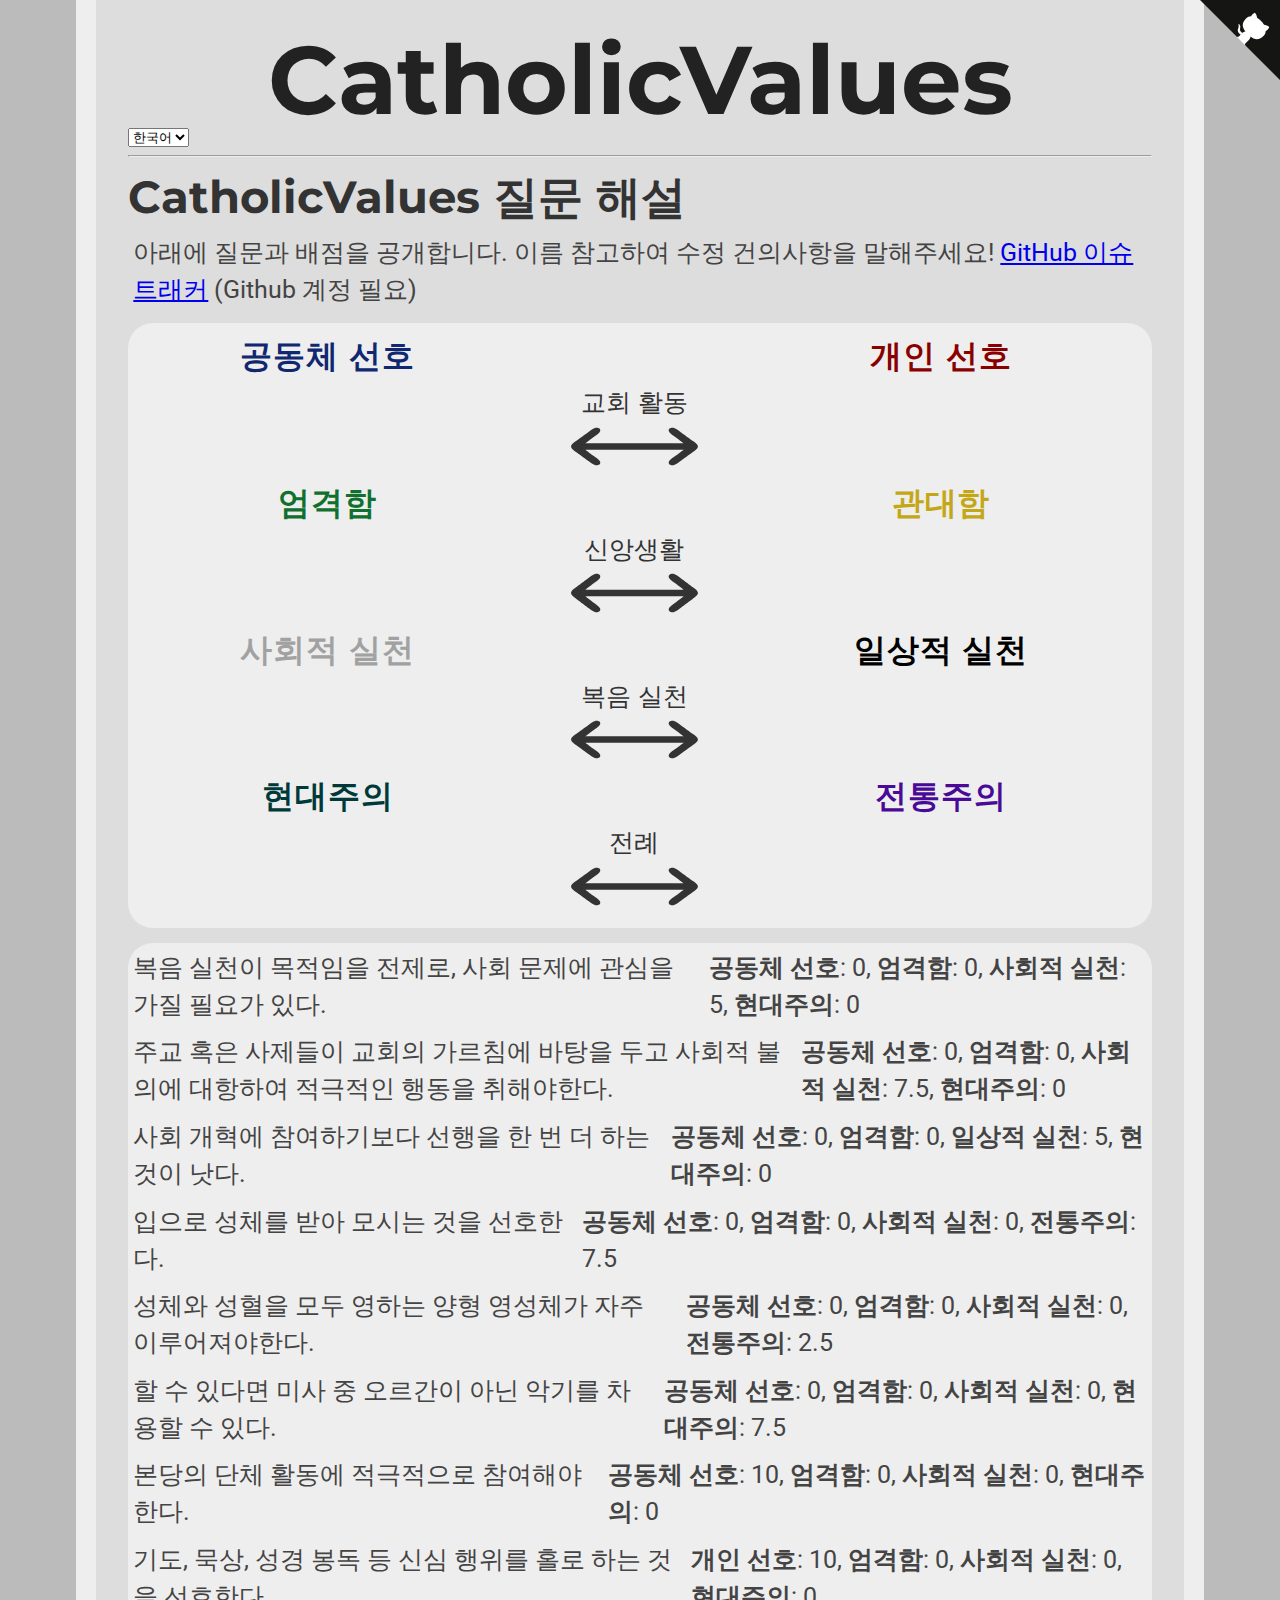
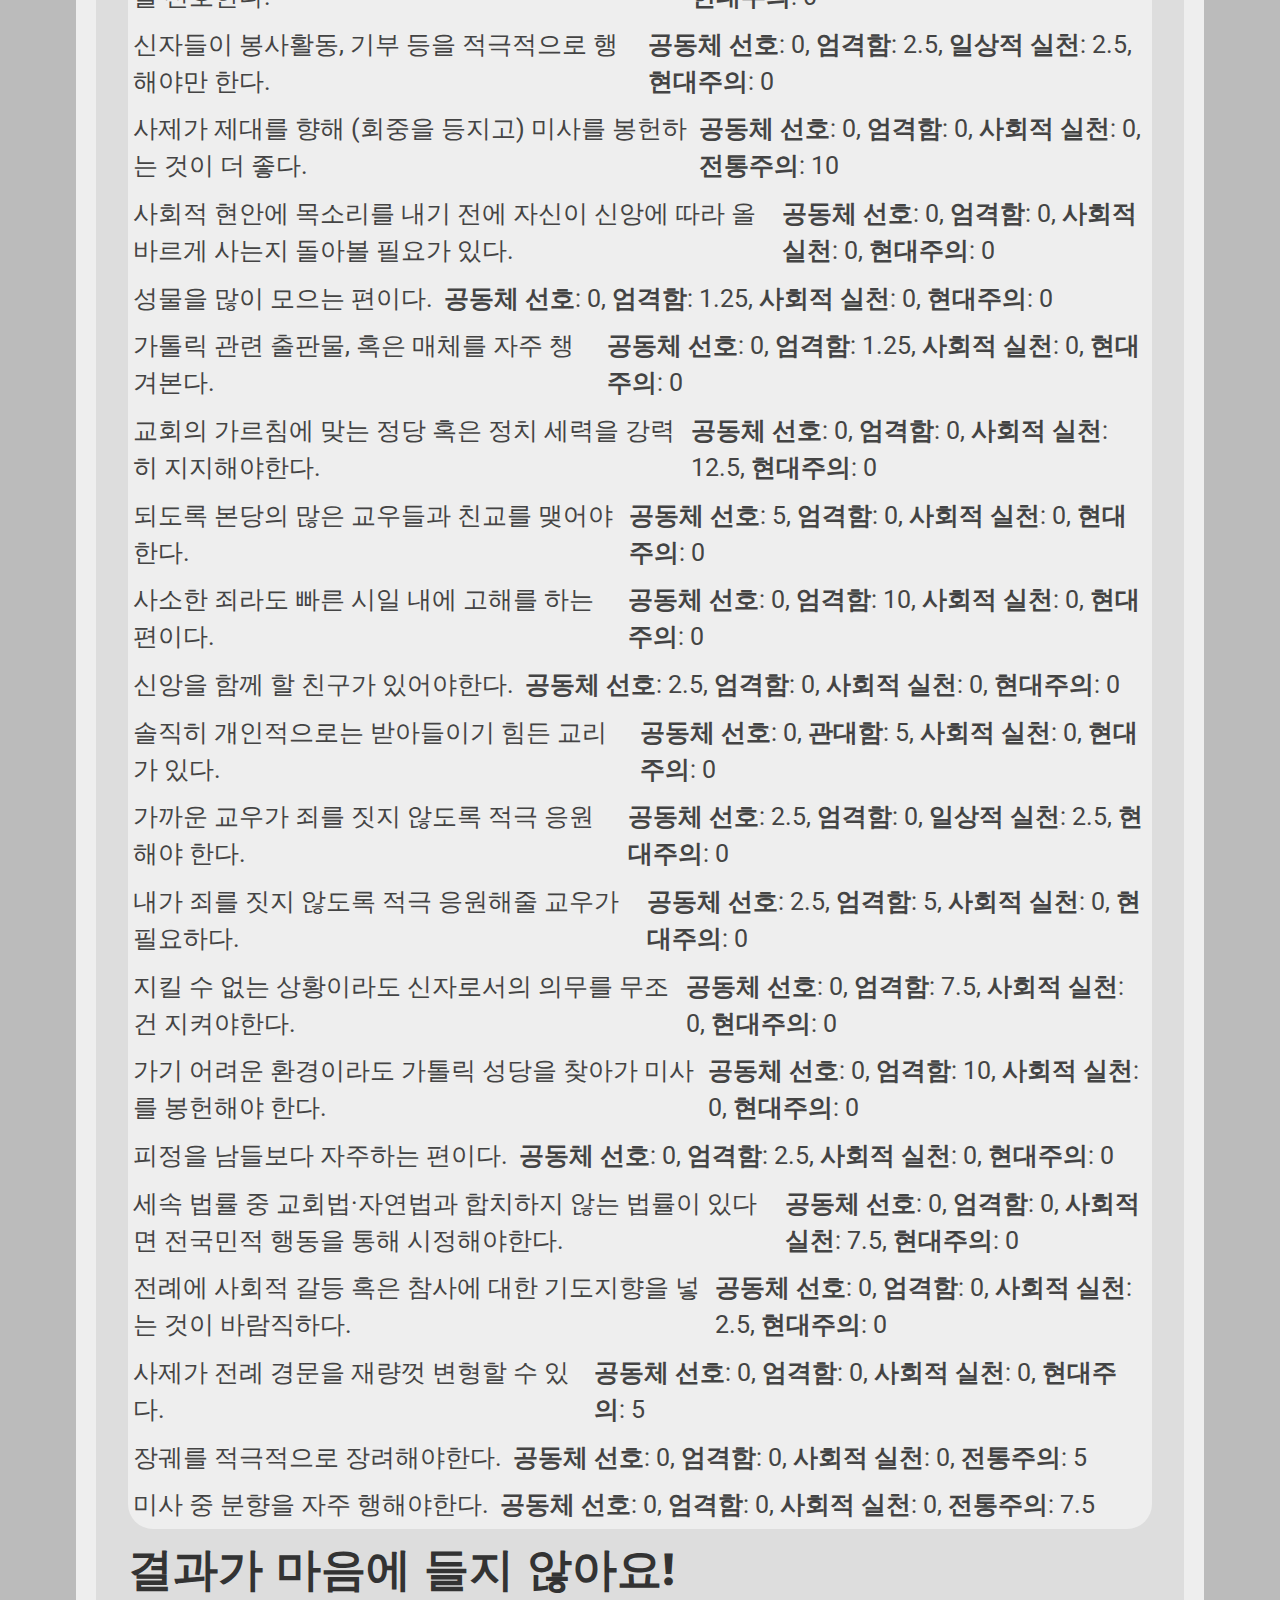
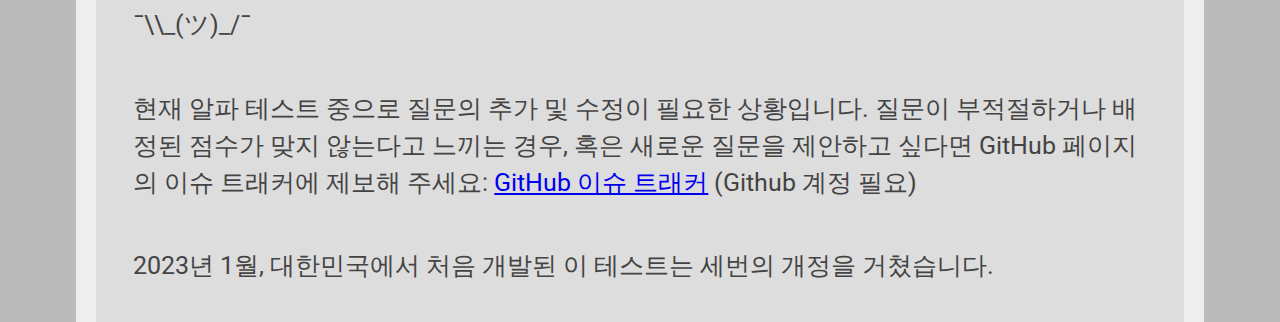
<file: explanation.html>
<!DOCTYPE html>

<head>
    <link href="https://fonts.googleapis.com/css?family=Montserrat:300,400,700|Roboto:400,700" rel="stylesheet">
    <link href='style.css' rel='stylesheet' type='text/css'>
    <title>CatholicValues</title>
    <link rel="icon" type="x-icon" href="icon.png">
    <link rel="shortcut icon" type="x-icon" href="icon.png">
    <meta charset="utf-8">
    </script>
</head>

<body>
    <a href="https://github.com/catholicvalues/catholicvalues.github.io" class="github-corner"
        aria-label="Github에서 소스 코드 보기"><svg width="80" height="80" viewBox="0 0 250 250"
            style="fill:#151513; color:#fff; position: absolute; top: 0; border: 0; right: 0;" aria-hidden="true">
            <path d="M0,0 L115,115 L130,115 L142,142 L250,250 L250,0 Z"></path>
            <path
                d="M128.3,109.0 C113.8,99.7 119.0,89.6 119.0,89.6 C122.0,82.7 120.5,78.6 120.5,78.6 C119.2,72.0 123.4,76.3 123.4,76.3 C127.3,80.9 125.5,87.3 125.5,87.3 C122.9,97.6 130.6,101.9 134.4,103.2"
                fill="currentColor" style="transform-origin: 130px 106px;" class="octo-arm"></path>
            <path
                d="M115.0,115.0 C114.9,115.1 118.7,116.5 119.8,115.4 L133.7,101.6 C136.9,99.2 139.9,98.4 142.2,98.6 C133.8,88.0 127.5,74.4 143.8,58.0 C148.5,53.4 154.0,51.2 159.7,51.0 C160.3,49.4 163.2,43.6 171.4,40.1 C171.4,40.1 176.1,42.5 178.8,56.2 C183.1,58.6 187.2,61.8 190.9,65.4 C194.5,69.0 197.7,73.2 200.1,77.6 C213.8,80.2 216.3,84.9 216.3,84.9 C212.7,93.1 206.9,96.0 205.4,96.6 C205.1,102.4 203.0,107.8 198.3,112.5 C181.9,128.9 168.3,122.5 157.7,114.1 C157.9,116.9 156.7,120.9 152.7,124.9 L141.0,136.5 C139.8,137.7 141.6,141.9 141.8,141.8 Z"
                fill="currentColor" class="octo-body"></path>
        </svg></a>
    <style>
        .github-corner:hover .octo-arm {
            animation: octocat-wave 560ms ease-in-out
        }

        @keyframes octocat-wave {

            0%,
            100% {
                transform: rotate(0)
            }

            20%,
            60% {
                transform: rotate(-25deg)
            }

            40%,
            80% {
                transform: rotate(10deg)
            }
        }

        @media (max-width:500px) {
            .github-corner:hover .octo-arm {
                animation: none
            }

            .github-corner .octo-arm {
                animation: octocat-wave 560ms ease-in-out
            }
        }
    </style>
    <h1>CatholicValues</h1>
    <select id="langPicker"></select>
    <hr>
    <!-- <center><img src="values.svg" style="margin:auto; max-width:100%; height:auto; display:block"></center><br> -->

    <h2 data-i18n="explanation-intro-h2"></h2>
    <p data-i18n="explanation-intro-p"></p>

    <div class="explanation_bg">
        <div class="spacer">
            <div class="explanation_blurb_left">
                <p class="value"><b style="color:#102870;" data-i18n="axes-comm-left-name"></b></p>
            </div>
            <div class="explanation_axis">
                <p class="axis_name" data-i18n="axes-comm"></p>
                <img class="arrow" src="double_arrow.svg"></img>
            </div>
            <div class="explanation_blurb_right">
                <p class="value"><b style="color:#890000;" data-i18n="axes-comm-right-name"></b></p>
            </div>
        </div>
        <div class="spacer">
            <div class="explanation_blurb_left">
                <p class="value"><b style="color:#10702e;" data-i18n="axes-fath-left-name"></b></p>
            </div>
            <div class="explanation_axis">
                <p class="axis_name" data-i18n="axes-fath"></p>
                <img class="arrow" src="double_arrow.svg"></img>
            </div>
            <div class="explanation_blurb_right">
                <p class="value"><b style="color:#c4a717;" data-i18n="axes-fath-right-name"></b></p>
            </div>
        </div>
        <div class="spacer">
            <div class="explanation_blurb_left">
                <p class="value"><b style="color:#a1a1a1;" data-i18n="axes-socl-left-name"></b></p>
            </div>
            <div class="explanation_axis">
                <p class="axis_name" data-i18n="axes-socl"></p>
                <img class="arrow" src="double_arrow.svg"></img>
            </div>
            <div class="explanation_blurb_right">
                <p class="value"><b style="color:#000000;" data-i18n="axes-socl-right-name"></b></p>
            </div>
        </div>
        <div class="spacer">
            <div class="explanation_blurb_left">
                <p class="value"><b style="color:#003939;" data-i18n="axes-mass-left-name"></b></p>
            </div>
            <div class="explanation_axis">
                <p class="axis_name" data-i18n="axes-mass"></p>
                <img class="arrow" src="double_arrow.svg"></img>
            </div>
            <div class="explanation_blurb_right">
                <p class="value"><b style="color:#4a0a98;" data-i18n="axes-mass-right-name"></b></p>
            </div>
        </div>
        <br />
    </div>

    <div class="explanation_bg" id="questions">
    </div>
    <h2 data-i18n="index-feedback-h2"></h2>
    <p>¯\\_(ツ)_/¯</p>
    <br /><br />
    <p data-i18n="index-feedback-p"></p>
    <br /><br />
    <footer>
        <p>2023년 1월, 대한민국에서 처음 개발된 이 테스트는 세번의 개정을 거쳤습니다.</p>
    </footer>


    <!-- This is the script for the page itself -->
    <script type="application/javascript" src="questions.js"></script>
    <script type="application/javascript" src="i18n.js"></script>
    <script type="text/javascript">
        loadi18n().then(() => {
            const explanation = document.getElementById('questions');
            for (let i = 0; i < tmp_questions.length; i++) {
                const question_block = document.createElement('div');
                question_block.className = 'spacer';
                const question = document.createElement('p');
                question.innerText = l10nList[userLang]['questions'][i];
                const scores = document.createElement('p');
                scores.innerHTML = `<b>${tmp_questions[i].effect.comm === Math.abs(tmp_questions[i].effect.comm) ? l10nList[userLang]['axes-comm-left-name'] : l10nList[userLang]['axes-comm-right-name']}</b>`
                    + `: ${Math.abs(tmp_questions[i].effect.comm)}, `
                    + `<b>${tmp_questions[i].effect.fath === Math.abs(tmp_questions[i].effect.fath) ? l10nList[userLang]['axes-fath-left-name'] : l10nList[userLang]['axes-fath-right-name']}</b>`
                    + `: ${Math.abs(tmp_questions[i].effect.fath)}, `
                    + `<b>${tmp_questions[i].effect.socl === Math.abs(tmp_questions[i].effect.socl) ? l10nList[userLang]['axes-socl-left-name'] : l10nList[userLang]['axes-socl-right-name']}</b>`
                    + `: ${Math.abs(tmp_questions[i].effect.socl)}, `
                    + `<b>${tmp_questions[i].effect.mass === Math.abs(tmp_questions[i].effect.mass) ? l10nList[userLang]['axes-mass-left-name'] : l10nList[userLang]['axes-mass-right-name']}</b>`
                    + `: ${Math.abs(tmp_questions[i].effect.mass)}`;
                question_block.appendChild(question);
                question_block.appendChild(scores);
                explanation.appendChild(question_block);
            }
        });
    </script>
</body>
</file>
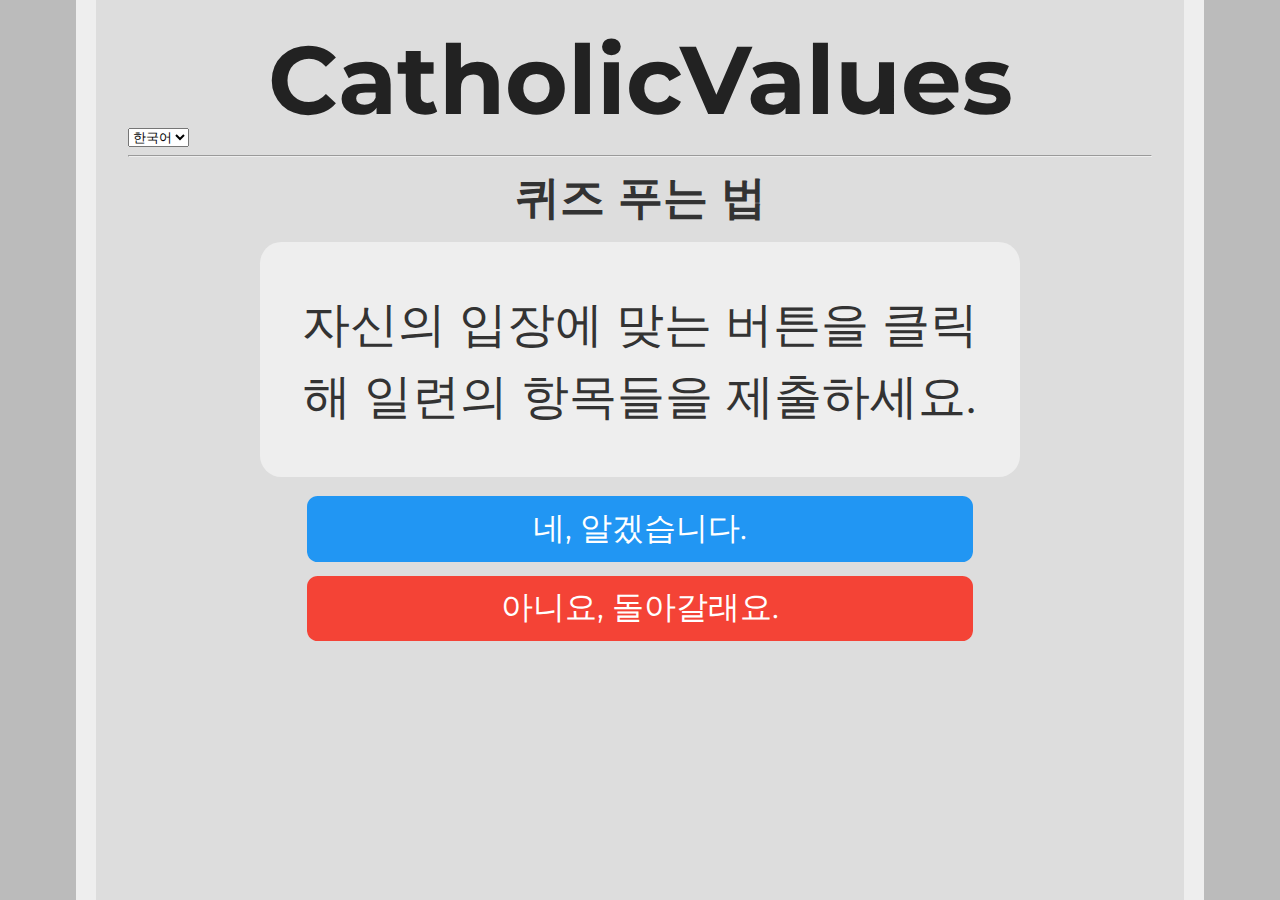
<file: instructions.html>
<head>
  <link href="https://fonts.googleapis.com/css?family=Montserrat:300,400,700|Roboto:400,700" rel="stylesheet">
  <link href='style.css' rel='stylesheet' type='text/css'>
  <title>CatholicValues Quiz</title>
  <link rel="icon" type="x-icon" href="icon.png">
  <link rel="shortcut icon" type="x-icon" href="icon.png">
  <meta charset="utf-8">

  <script async src="//pagead2.googlesyndication.com/pagead/js/adsbygoogle.js"></script>
  <script>
    (adsbygoogle = window.adsbygoogle || []).push({
      google_ad_client: "ca-pub-6511426299019766",
      enable_page_level_ads: true
    });
  </script>
</head>

<body>

  <h1>CatholicValues</h1>
  <select id="langPicker"></select>
  <hr>
  <h2 style="text-align:center;" data-i18n="instructions-howto-h2"></h2>
  <p class="question" data-i18n="instructions-howto-p"></p>
  <button class="button" data-i18n="instructions-yes" onclick="location.href='quiz.html';"
    style="background-color: #2196f3;"></button> <br>
  <button class="button" data-i18n="instructions-no" onclick="location.href='index.html';"
    style="background-color: #f44336;"></button>
  <br>
  <script type="application/javascript" src="i18n.js"></script>
  <script type="text/javascript">
    loadi18n();
  </script>
</body>
</file>
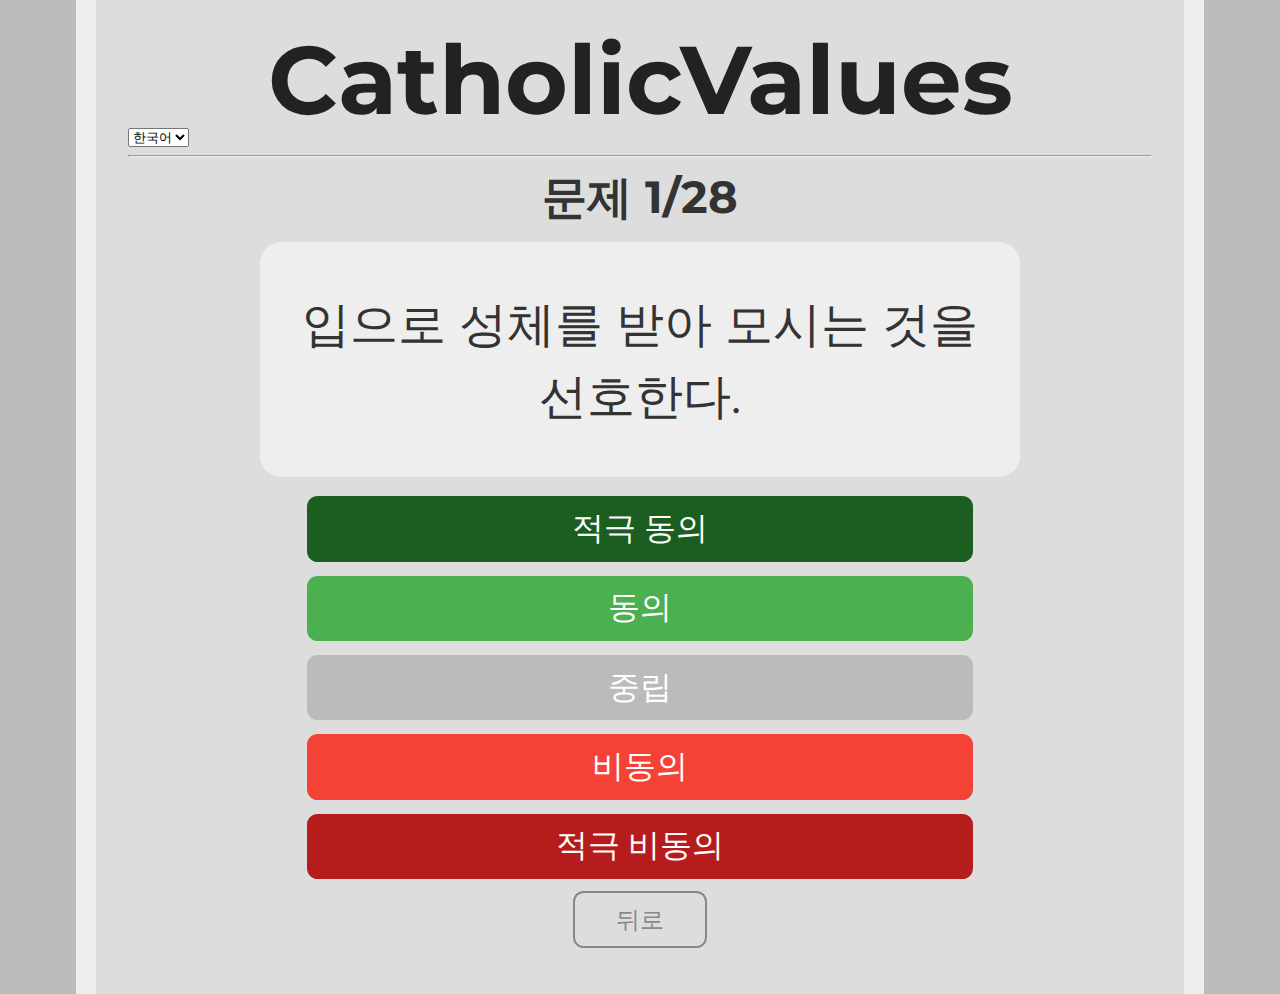
<file: quiz.html>
<head>
    <link href="https://fonts.googleapis.com/css?family=Montserrat:300,400,700|Roboto:400,700" rel="stylesheet">
    <link href='style.css' rel='stylesheet' type='text/css'>
    <title>CatholicValues Quiz</title>
    <link rel="icon" type="x-icon" href="icon.png">
    <link rel="shortcut icon" type="x-icon" href="icon.png">
    <meta charset="utf-8">
    <script async src="//pagead2.googlesyndication.com/pagead/js/adsbygoogle.js"></script>
    <script>
        (adsbygoogle = window.adsbygoogle || []).push({
            google_ad_client: "ca-pub-6511426299019766",
            enable_page_level_ads: true
        });
    </script>
</head>

<body>
    <script type="application/javascript" charset="UTF-8" src="questions.js">
    </script>
    <h1>CatholicValues</h1>
    <select id="langPicker"></select>
    <hr>
    <h2 style="text-align:center;" id="question-number">Loading...</h2>
    <p class="question" id="question-text"></p>
    <button class="button" data-i18n="quiz-strongly-agree" onclick="next_question( 1.0)"
        style="background-color: #1b5e20;"></button> <br>
    <button class="button" data-i18n="quiz-agree" onclick="next_question( 0.5)"
        style="background-color: #4caf50;"></button> <br>
    <button class="button" data-i18n="quiz-neutral" onclick="next_question( 0.0)"
        style="background-color: #bbbbbb;"></button> <br>
    <button class="button" data-i18n="quiz-disagree" onclick="next_question(-0.5)"
        style="background-color: #f44336;"></button> <br>
    <button class="button" data-i18n="quiz-strongly-disagree" onclick="next_question(-1.0)"
        style="background-color: #b71c1c;"></button> <br>
    <button class="small_button" onclick="prev_question()" id="back_button">뒤로</button>
    <button class="small_button_off" id="back_button_off">뒤로</button><br>

    <script type="application/javascript" charset="UTF-8" src="i18n.js"></script>
    <script>
        let max_comm, max_fath, max_socl, max_mass; // Max possible scores
        max_comm = max_fath = max_socl = max_mass = 0;
        let comm, fath, socl, mass; // User's scores
        comm = fath = socl = mass = 0;
        let qn = 0; // Question number
        let prev_answer = null;


        const questions = [], l10n_questions = [];
        let tmp_l10n_questions;


        loadi18n().then(() => {
            tmp_l10n_questions = l10nList[userLang]['questions'];
            for (let i = tmp_questions.length; i > 0; i--) {
                const random_number = Math.floor(Math.random() * i);
                questions.push(tmp_questions.splice(random_number, 1)[0]);
                l10n_questions.push(tmp_l10n_questions.splice(random_number, 1)[0]);
            }
            init_question()
        });
        for (let i = 0; i < tmp_questions.length; i++) {
            max_comm += Math.abs(tmp_questions[i].effect.comm);
            max_fath += Math.abs(tmp_questions[i].effect.fath);
            max_socl += Math.abs(tmp_questions[i].effect.socl);
            max_mass += Math.abs(tmp_questions[i].effect.mass);
        }
        function init_question() {
            document.getElementById("question-text").innerHTML = l10n_questions[qn];
            document.getElementById("question-number").innerHTML = l10nList[userLang]['quiz-question'] + " " + (qn + 1) + "/" + (questions.length);
            if (prev_answer == null) {
                document.getElementById("back_button").style.display = 'none';
                document.getElementById("back_button_off").style.display = 'block';
            } else {
                document.getElementById("back_button").style.display = 'block';
                document.getElementById("back_button_off").style.display = 'none';
            }

        }

        function next_question(mult) {
            comm += mult * questions[qn].effect.comm
            fath += mult * questions[qn].effect.fath
            socl += mult * questions[qn].effect.socl
            mass += mult * questions[qn].effect.mass
            qn++;
            prev_answer = mult;
            if (qn < questions.length) {
                init_question();
            } else {
                results();
            }
        }
        function prev_question() {
            if (prev_answer == null) {
                return;
            }
            qn--;
            comm -= prev_answer * questions[qn].effect.comm;
            fath -= prev_answer * questions[qn].effect.fath;
            socl -= prev_answer * questions[qn].effect.socl;
            mass -= prev_answer * questions[qn].effect.mass;
            prev_answer = null;
            init_question();

        }
        function calc_score(score, max) {
            return (100 * (max + score) / (2 * max)).toFixed(1)
        }
        function results() {
            location.href = `results.html`
                + `?c=${calc_score(comm, max_comm)}`
                + `&f=${calc_score(fath, max_fath)}`
                + `&s=${calc_score(socl, max_socl)}`
                + `&m=${calc_score(mass, max_mass)}`
        }
    </script>
</body>
</file>
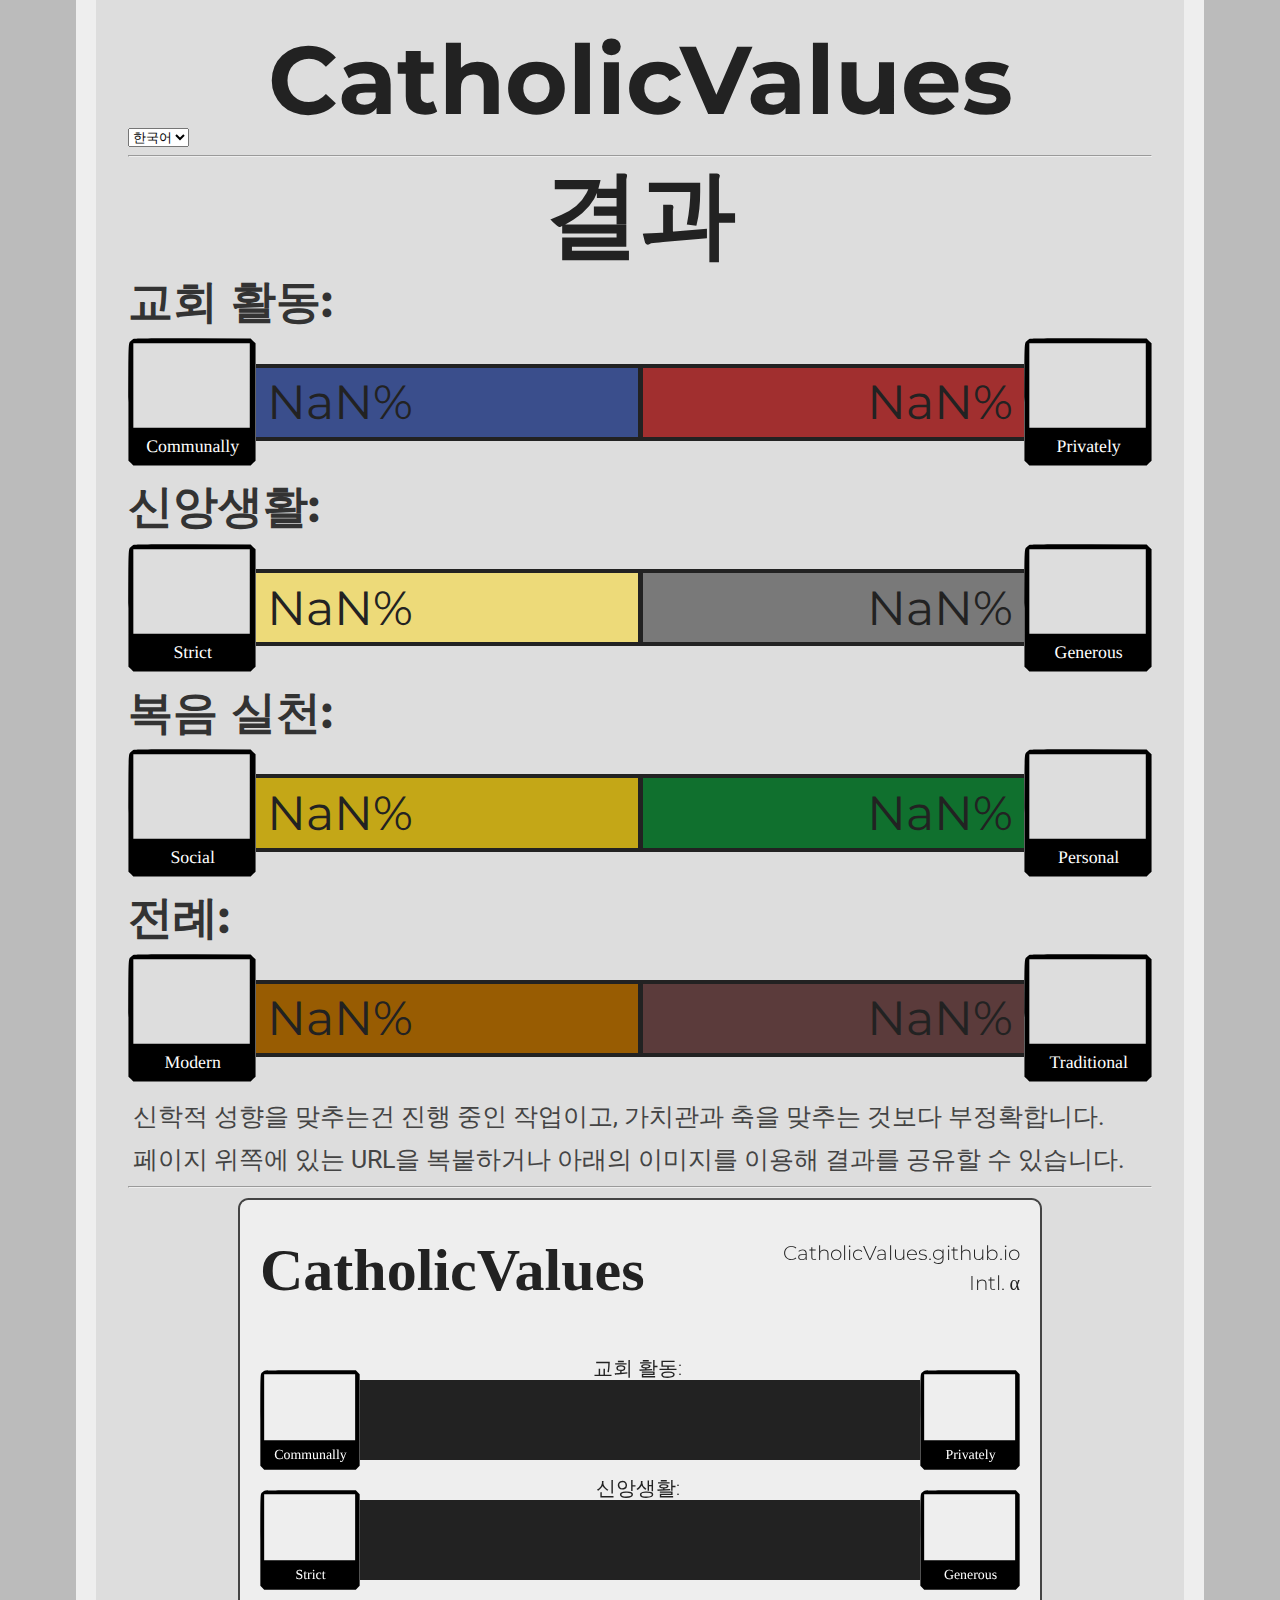
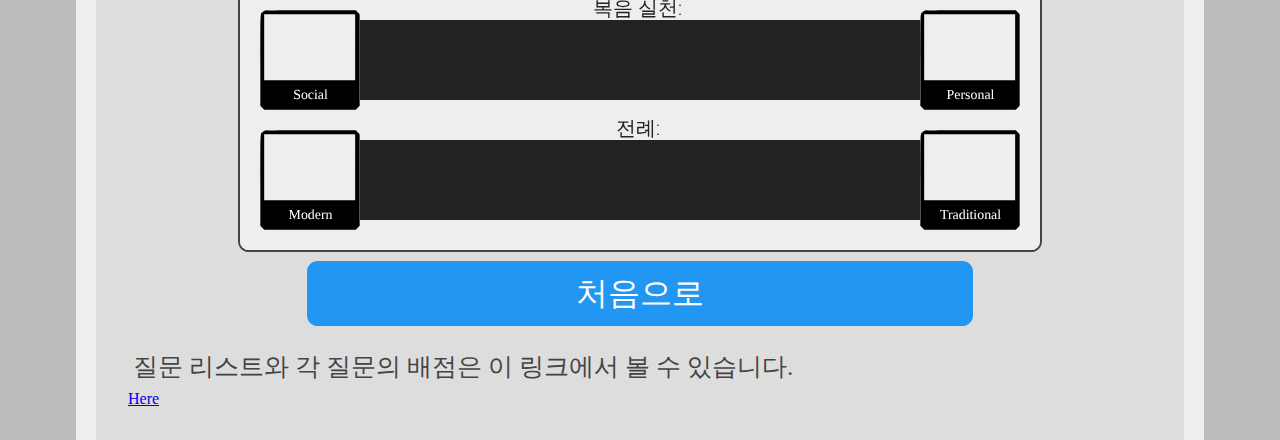
<file: results.html>
<!DOCTYPE html>

<head>
    <link href="https://fonts.googleapis.com/css?family=Montserrat:300,400,700|Roboto:400,700" rel="stylesheet">
    <link href='style.css' rel='stylesheet' type='text/css'>
    <title>CatholicValues 결과</title>
    <link rel="icon" type="x-icon" href="icon.png">
    <link rel="shortcut icon" type="x-icon" href="icon.png">
    <meta charset="utf-8">
    <script>
        version = "Intl. α" //Remember to update this before making changes to the test itself!
    </script>
</head>

<body>
    <h1>CatholicValues</h1>
    <select id="langPicker"></select>
    <hr>

    <h1 data-i18n="results-h1"></h1>

    <h2><span data-i18n="axes-comm"></span>: <span class="weight-300" id="comm-label"></span></h2>
    <div class="axis">
        <img id="img-communally" src="value_images/communally.svg" height="128pt" />
        <div class="bar communally" id="bar-communally">
            <div class="text-wrapper" id="communally"></div>
        </div>
        <div class="bar privately" id="bar-privately">
            <div class="text-wrapper" id="privately"></div>
        </div>
        <img id="img-privately" src="value_images/privately.svg" height="128pt" />
    </div>
    <h2><span data-i18n="axes-fath"></span>: <span class="weight-300" id="fath-label"></span></h2>
    <div class="axis">
        <img id="img-strict" src="value_images/strict.svg" height="128pt" />
        <div class="bar strict" id="bar-strict">
            <div class="text-wrapper" id="strict"></div>
        </div>
        <div class="bar generous" id="bar-generous">
            <div class="text-wrapper" id="generous"></div>
        </div>
        <img id="img-generous" src="value_images/generous.svg" height="128pt" />
    </div>
    <h2><span data-i18n="axes-socl"></span>: <span class="weight-300" id="socl-label"></span></h2>
    <div class="axis">
        <img id="img-social" src="value_images/social.svg" height="128pt" />
        <div class="bar social" id="bar-social">
            <div class="text-wrapper" id="social"></div>
        </div>
        <div class="bar personal" id="bar-personal">
            <div class="text-wrapper" id="personal"></div>
        </div>
        <img id="img-personal" src="value_images/personal.svg" height="128pt" />
    </div>
    <h2><span data-i18n="axes-mass"></span>: <span class="weight-300" id="mass-label"></span></h2>
    <div class="axis">
        <img id="img-modern" src="value_images/modern.svg" height="128pt" />
        <div class="bar modern" id="bar-modern">
            <div class="text-wrapper" id="modern"></div>
        </div>
        <div class="bar traditional" id="bar-traditional">
            <div class="text-wrapper" id="traditional"></div>
        </div>
        <img id="img-traditional" src="value_images/traditional.svg" height="128pt" />
    </div>
    <h2></h2>
    <p data-i18n="results-inaccurate"></p>
    <p data-i18n="results-share"></p>
    <hr />
    <canvas id="banner" width=800 height=650 style="font-family:Montserrat"></canvas>
    <button class="button" data-i18n="results-goback" onclick="location.href='index.html';"
        style="background-color: #2196f3;"></button> <br>
    <p data-i18n="results-explanation"></p><a href="./explanation.html">Here</a>

    <script src="i18n.js"></script>
    <script>
        function getQueryVariable(variable) {
            const query = window.location.search.substring(1)
            const vars = query.split("&")
            for (let i = 0; i < vars.length; i++) {
                let pair = vars[i].split("=")
                if (pair[0] == variable) { return pair[1] }
            }
            return (NaN);
        }

        function setBarValue(name, value) {
            const innerel = document.getElementById(name)
            const outerel = document.getElementById("bar-" + name)
            outerel.style.width = (value + "%")
            innerel.innerHTML = (value + "%")
            if (innerel.offsetWidth + 20 > outerel.offsetWidth) {
                innerel.style.visibility = "hidden"
            }
        }

        function setLabel(val, ary) {
            if (val > 100) { return "" } else
                if (val > 90) { return ary[0] } else
                    if (val > 75) { return ary[1] } else
                        if (val > 60) { return ary[2] } else
                            if (val >= 40) { return ary[3] } else
                                if (val >= 25) { return ary[4] } else
                                    if (val >= 10) { return ary[5] } else
                                        if (val >= 0) { return ary[6] } else { return "" }
        }


        function createImage(src, x, y, w, h) {
            const img = new Image()
            img.src = src
            img.onLoad = function () {
                ctx.drawImage(img, x, y, w, h)
            }
        }
        window.onload = async function () {

            await loadi18n();


            const commArray = l10nList[userLang]["comm-array"].split(', ')
            const fathArray = l10nList[userLang]["fath-array"].split(', ')
            const soclArray = l10nList[userLang]["socl-array"].split(', ')
            const massArray = l10nList[userLang]["mass-array"].split(', ')

            const communally = getQueryVariable("c")
            const strict = getQueryVariable("f")
            const social = getQueryVariable("s")
            const modern = getQueryVariable("m")

            const privately = (100 - communally).toFixed(1)
            const generous = (100 - strict).toFixed(1)
            const personal = (100 - social).toFixed(1)
            const traditional = (100 - modern).toFixed(1)

            setBarValue("communally", communally)
            setBarValue("privately", privately)
            setBarValue("strict", strict)
            setBarValue("generous", generous)
            setBarValue("social", social)
            setBarValue("personal", personal)
            setBarValue("modern", modern)
            setBarValue("traditional", traditional)

            document.getElementById("comm-label").innerHTML = setLabel(communally, commArray)
            document.getElementById("fath-label").innerHTML = setLabel(strict, fathArray)
            document.getElementById("socl-label").innerHTML = setLabel(social, soclArray)
            document.getElementById("mass-label").innerHTML = setLabel(modern, massArray)


            let c = document.getElementById("banner")
            var ctx = c.getContext("2d")
            ctx.fillStyle = "#EEEEEE"
            ctx.fillRect(0, 0, 800, 1010)

            img = document.getElementById("img-communally")
            ctx.drawImage(img, 20, 170, 100, 100);
            img = document.getElementById("img-privately")
            ctx.drawImage(img, 680, 170, 100, 100)
            img = document.getElementById("img-strict")
            ctx.drawImage(img, 20, 290, 100, 100)
            img = document.getElementById("img-generous")
            ctx.drawImage(img, 680, 290, 100, 100)
            img = document.getElementById("img-social")
            ctx.drawImage(img, 20, 410, 100, 100)
            img = document.getElementById("img-personal")
            ctx.drawImage(img, 680, 410, 100, 100)
            img = document.getElementById("img-modern")
            ctx.drawImage(img, 20, 530, 100, 100)
            img = document.getElementById("img-traditional")
            ctx.drawImage(img, 680, 530, 100, 100)

            ctx.fillStyle = "#222222"
            ctx.fillRect(120, 180, 560, 80)
            ctx.fillRect(120, 300, 560, 80)
            ctx.fillRect(120, 420, 560, 80)
            ctx.fillRect(120, 540, 560, 80)
            ctx.fillStyle = "#3a4e8c"
            ctx.fillRect(120, 184, 5.6 * communally - 2, 72)
            ctx.fillStyle = "#a12f2f"
            ctx.fillRect(682 - 5.6 * privately, 184, 5.6 * privately - 2, 72)
            ctx.fillStyle = "#10702e"
            ctx.fillRect(120, 304, 5.6 * strict - 2, 72)
            ctx.fillStyle = "#c4a717"
            ctx.fillRect(682 - 5.6 * generous, 304, 5.6 * generous - 2, 72)
            ctx.fillStyle = "#edda79"
            ctx.fillRect(120, 424, 5.6 * social - 2, 72)
            ctx.fillStyle = "#797979"
            ctx.fillRect(682 - 5.6 * personal, 424, 5.6 * personal - 2, 72)
            ctx.fillStyle = "#5b3b3b"
            ctx.fillRect(120, 544, 5.6 * modern - 2, 72)
            ctx.fillStyle = "#985c02"
            ctx.fillRect(682 - 5.6 * traditional, 544, 5.6 * traditional - 2, 72)
            ctx.fillStyle = "#222222"
            ctx.font = "700 60px 'Jeju Gothic'"
            ctx.textAlign = "left"
            ctx.fillText("CatholicValues", 20, 90)
            ctx.font = "45px 'Jeju Gothic'"

            ctx.textAlign = "left"
            if (communally > 30) { ctx.fillText(communally + "%", 130, 237.5) }
            if (strict > 30) { ctx.fillText(strict + "%", 130, 357.5) }
            if (social > 30) { ctx.fillText(social + "%", 130, 477.5) }
            if (modern > 30) { ctx.fillText(modern + "%", 130, 597.5) }
            ctx.textAlign = "right"
            if (privately > 30) { ctx.fillText(privately + "%", 670, 237.5) }
            if (generous > 30) { ctx.fillText(generous + "%", 670, 357.5) }
            if (personal > 30) { ctx.fillText(personal + "%", 670, 477.5) }
            if (traditional > 30) { ctx.fillText(traditional + "%", 670, 597.5) }

            ctx.font = "300 20px Montserrat"
            ctx.fillText("CatholicValues.github.io", 780, 60)
            ctx.fillText(version, 780, 90)
            ctx.textAlign = "center"
            ctx.fillText(l10nList[userLang]['axes-comm'] + ": " + document.getElementById("comm-label").innerHTML, 400, 175)
            ctx.fillText(l10nList[userLang]['axes-fath'] + ": " + document.getElementById("fath-label").innerHTML, 400, 295)
            ctx.fillText(l10nList[userLang]['axes-socl'] + ": " + document.getElementById("socl-label").innerHTML, 400, 415)
            ctx.fillText(l10nList[userLang]['axes-mass'] + ": " + document.getElementById("mass-label").innerHTML, 400, 535)
        }
    </script>
</body>
</file>
<file: style.css>
html {
    background-color: #bbbbbb;
    padding: 0px;
    scroll-behavior: smooth;
}
body {
    width: 80%;
    min-height: calc(100vh - 4em);
    margin: 0 auto;
    padding: 2em;
    background-color: #dddddd;
    border-color: #eeeeee;
    border-left-style: solid;
    border-right-style: solid;
    border-width: 20px;
}
p {
    color: #444444;
    font-family: 'Roboto', sans-serif;
    font-size: 18.5pt;
    line-height: 1.5;
    margin: 4pt;
}

p.value {
    margin-top: 22px;
    margin-bottom: 22px;
    text-indent: -16pt;
    margin-left: 20pt;
    font-size: 24pt;
    line-height: 2.11666656px;
    letter-spacing: 0.03em;
    font-family: 'Montserrat';
}

p.axis_name {
    margin-top: 50px;
    color: #333333;
    font-size: 19pt;
    font-family: 'Montserrat';
}
p.question {
    margin: 16pt auto;
    color: #333333;
    font-family: 'Montserrat', sans-serif;
    font-weight: normal;
    width: 70%;
    min-width: 500pt;
    min-height: 144pt;
    background-color: #eeeeee;
    padding: 16pt;
    border-radius: 16pt;
    font-size: 36pt;
    display: flex;
    justify-content: center;
    align-items: center;
    text-align: center;

}
h1 {
    color: #222222;
    font-family: 'Montserrat', sans-serif;
    font-size: 72pt;
    text-align: center;
    line-height: 72pt;
    margin-top: 0pt;
    margin-bottom: 0pt;
}
h2 {
    color: #333333;
    font-family: 'Montserrat', sans-serif;
    font-size: 34pt;
    line-height: 36pt;
    margin-top: 12pt;
    margin-bottom: 10pt;
}
li {
    font-size: 16pt;
    text-indent: 16pt;
}
a {
    font-family: inherit;
}
div.center {
    background-color: #eeeeee;
    font-family: 'Montserrat', sans-serif;
    border-radius: 8pt;
    padding: 6pt;
    color: white;
    width: 50%;
    min-width: 488pt;
    text-align: center;
    text-decoration: none;
    display: block;
    font-size: 24pt;
    margin: auto;
}
img.quadcolumn {
    width: 23.75%;
    transition: transform .3s;
}
img.quadcolumn:hover {
    transform: scale(1.05);
  }
div.quadcolumn {
    width: 23.75%;
}
div.axis_name {
    color: #333333;
    font-size: 19pt;
    font-family: 'Montserrat';
    display: inline-block;
    padding-bottom: 8.65pt;
}
.spacer {
    display: flex;
}
.spacer > div{
    margin-top: 10px;
    display: inline-block;
    *display: inline; /* For IE7 */
    text-align: center;
}
.button {
    background-color: #2196f3;
    font-family: 'Montserrat', sans-serif;
    border: none;
    border-radius: 8pt;
    color: white;
    padding: 8pt;
    width: 50%;
    min-width: 500pt;
    text-align: center;
    text-decoration: none;
    display: block;
    font-size: 24pt;
    margin: -2px auto;
    cursor: pointer;
}
.button:hover, .button:focus { background: #1687e0; }
.stronglyAgree { background: #1b5e20; }
.stronglyAgree:hover, .stronglyAgree:focus { background: #154a19; }
.agree { background: #4caf50; }
.agree:hover, .agree:focus { background: #29942e; }
.neutral { background: #949494; }
.neutral:hover, .neutral:focus { background: #656565; }
.disagree { background: #f44336; }
.disagree:hover, .disagree:focus { background: #d6271a; }
.stronglyDisagree { background: #b71c1c; }
.stronglyDisagree:hover, .stronglyDisagree:focus { background: #a00e0e; }

.small_button, .small_button_off {
    background-color: #333;
    font-family: 'Montserrat', sans-serif;
    border: none;
    border-radius: 8pt;
    color: white;
    padding: 8pt;
    width: 10%;
    min-width: 100pt;
    text-align: center;
    text-decoration: none;
    display: block;
    font-size: 18pt;
    margin: -2px auto;
    cursor: pointer;
}

.small_button:hover, .small_button:focus {
    background: #222;
}

.small_button_off {
    background-color: #ddd;
    color: #888;
    border: 2px solid #888;
    cursor: not-allowed;
    margin: -4px auto;
}
.arrow {
    width: 60%;
    height: auto;
}
div.explanation_blurb_left {
    vertical-align: top;
    width: 37%;
    margin-left: 1%;
    margin-right: 1%;
}
div.explanation_blurb_right {
    vertical-align: top;
    width: 37%;
    margin-left: 1%;
    margin-right: 1%;
}
div.explanation_axis {
    width: 20.9%;
    vertical-align: top;
}
div.axis {
    width: 100%;
    display: flex;
    align-items: center;
    justify-content: center;
}
div.bar {
    height: 36pt;
    line-height: 36pt;
    padding: 8pt;
    margin-top: 4pt;
    margin-bottom: 4pt;
    border-width: 4px;
    border-right-width: 1px;
    border-top-style: solid;
    border-bottom-style: solid;
    border-color: #222222;
    background-color: #eeeeee;
    display: block;
    width: 50%;
}
div.text-wrapper {
    font-family: 'Montserrat', sans-serif;
    font-size: 36pt;
    line-height: 36pt;
    color: #222222;
    display: inline-block;
}
div.communally {
    background-color: #3a4e8c;
    text-align: left;
    border-right-style: solid;
}
div.privately {
    background-color: #a12f2f;
    text-align: right;
    border-left-style: solid;
}
div.strict {
    background-color: #edda79;
    text-align: left;
    border-right-style: solid;
}
div.generous {
    background-color: #797979;
    text-align: right;
    border-left-style: solid;
}
div.social {
    background-color: #c4a717;
    text-align: left;
    border-right-style: solid;
}
div.personal {
    background-color: #10702e;
    text-align: right;
    border-left-style: solid;
}
div.modern {
    background-color: #985c02;
    text-align: left;
    border-right-style: solid;
}
div.traditional {
    background-color: #5b3b3b;
    text-align: right;
    border-left-style: solid;
}
span.weight-300 {
    font-weight: 300;
}
.explanation_bg {
    background-color: #eeeeee;
    border-radius: 25px;
    margin-top: 15px;
}
#banner {
    border-color: #444444;
    border-style: solid;
    border-width: 2px;
    border-radius: 8pt;
    display: block;
    margin: 8pt;
    margin-left: auto;
    margin-right: auto;
}
</file>
